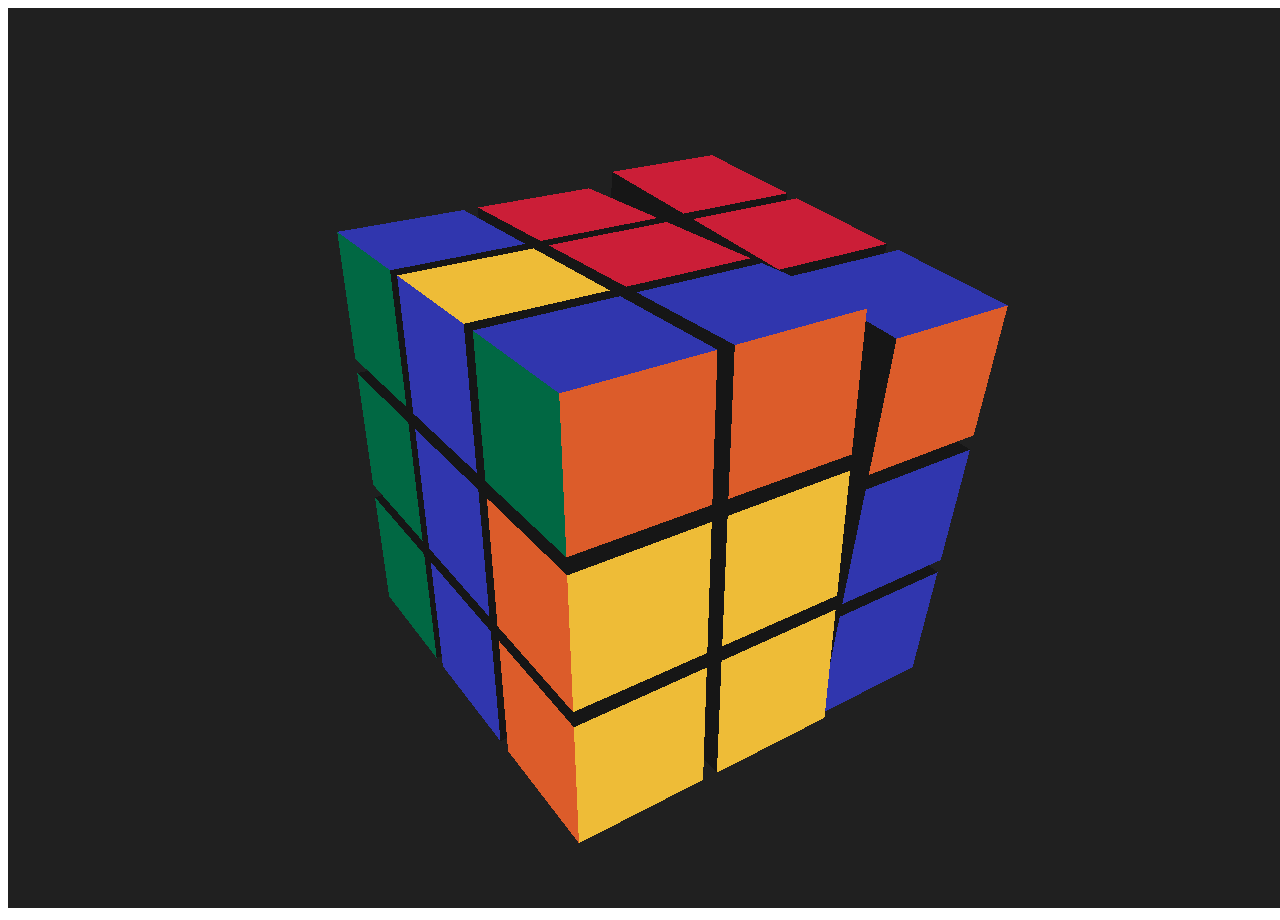
<file: Cube/index.html>
<!DOCTYPE html>
<html lang="en">
	<head>
		<meta charset="UTF-8"/>
		<title>喵同学的1号玩具箱</title>
	</head>
	<body onload="start()">
		<script src="js/lib/three.min.js"></script>
		<script src="js/lib/TrackballControls.js"></script>
		<script src="js/cube.js"></script>
	</body>
</html>
</file>
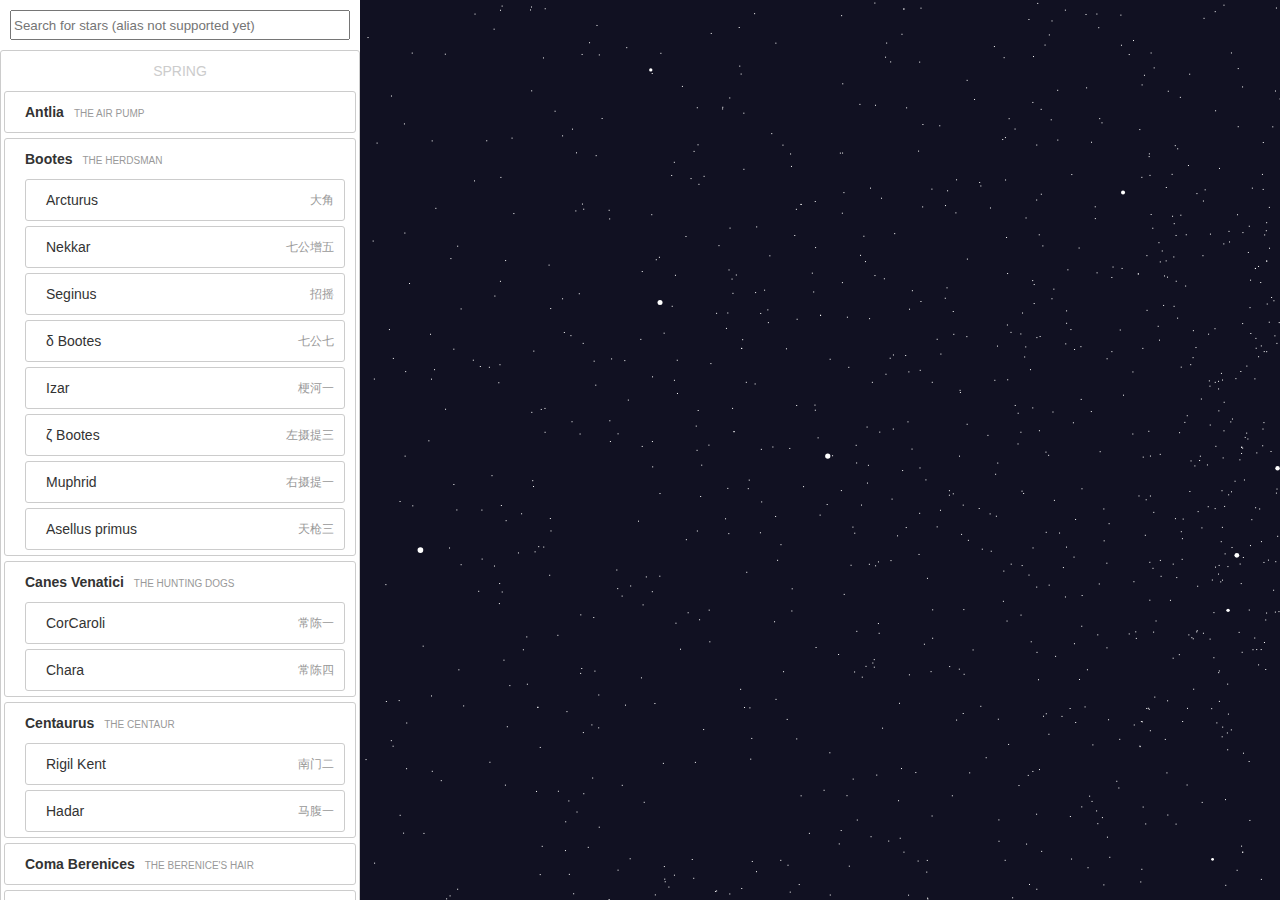
<file: Starmap/index.html>
<!doctype html>
<html>
<head>
    <meta charset="UTF-8">
    <title>喵同学的巨型玩具箱</title>
    <link rel="shortcut icon" href="img/icon4.ico">
    <link rel="stylesheet" href="css/style.css" type="text/css" />
</head>
<body onload="init()">
<div class="menu">
    <div class="searchbar">
        <input id="search" type="text" placeholder="Search for stars (alias not supported yet)" />
        <div id="search-result">
        </div>
    </div>
    <div id="list-container">
    </div>
</div>
<div class="content">
    <canvas id = "canvas"></canvas>
</div>
<script src="js/data/constellationdata.js"></script>
<script src="js/data/stardetails.js"></script>
<script src="js/data/stardata.js"></script>
<script src="js/suffixTrie.js"></script>
<script src="js/listEvents.js"></script>
<script src="js/scene.js"></script>
<script src="js/init.js"></script>
</body>
</html>
</file>
<file: Starmap/css/style.css>
* { box-sizing: border-box; outline: none }
body { display:flex; align-content:stretch; width:100vw; height:100vh; font-size: 14px; font-family: Arial, "Microsoft YaHei"; margin:0 }

.menu { width: 360px; height:100%; overflow-y: scroll; margin:0; }

/* search bar */
.searchbar { width:100%; height:auto; margin:0; padding: 10px }
.searchbar input { width:100%; height: 30px; }
.searchbar span { display:block; width:100%; height:auto; font-size: 14px; line-height: 14px; padding: 4px; margin-left: 3px; color: #999}
/* list */
#list-container { width: 100%; height: auto; margin: 0; padding: 0 }
.list-folder { width:100%; height:auto; margin: 0 0 5px 0; border: 1px solid #ccc; border-radius:3px; }
.close .list-folder { display:none }
.close .list-item   { display:none }
.hide { display:none }

.season { padding: 0 3px 0 3px;}
.constellation, .star { padding: 0 10px 0 20px }

.list-title {
    display:block;
    font-size: 14px;
    height:40px;
    line-height: 40px;
    color: #333;
    cursor:pointer;
    user-select:none;
    -moz-user-select: none;
    -webkit-user-select: none;
    -ms-user-select: none;
    -webkit-touch-callout: none;
}
.list-title span { font-size: 10px; color: #999; font-weight: normal; margin-left:10px}
.star .list-title span { float: right; font-size: 12px; color: #999 }

.season > .list-title { color: #ccc; text-align: center}
.constellation > .list-title { font-weight: bold }

.list-item { width:100%; height:auto; padding:5px 0 10px 0; }
.list-item span { display:block; width:100%; height: auto; line-height:25px; color:#999; font-size: 14px}

.content { display:flex; align-items: center; height: 100%; width: calc(100% - 360px); margin:0 }
.content span { width: auto; height:auto; margin:0 auto; font-size: 14px; color:#999 }

/*
Notes:
* Flexbox炒鸡好用!!
* 空格表示所有层级的子物体，'>'表示直接关联的子物体
* overflow-y: scroll - div仅纵向滚动条
* 100vw 100vh: 浏览器窗口大小的百分比，和scroll搭配使用效果奇佳

* -webkit-user-select: none 禁止框选文字，有效解决双击时文字被选中的问题（chrome需前缀

Js notes:
* split(" ") join(" ") 以指定分隔符 分割 / 合并字符串
* splice(i, k) 在数组中，从角标i开始删除k个元素

*/
</file>
